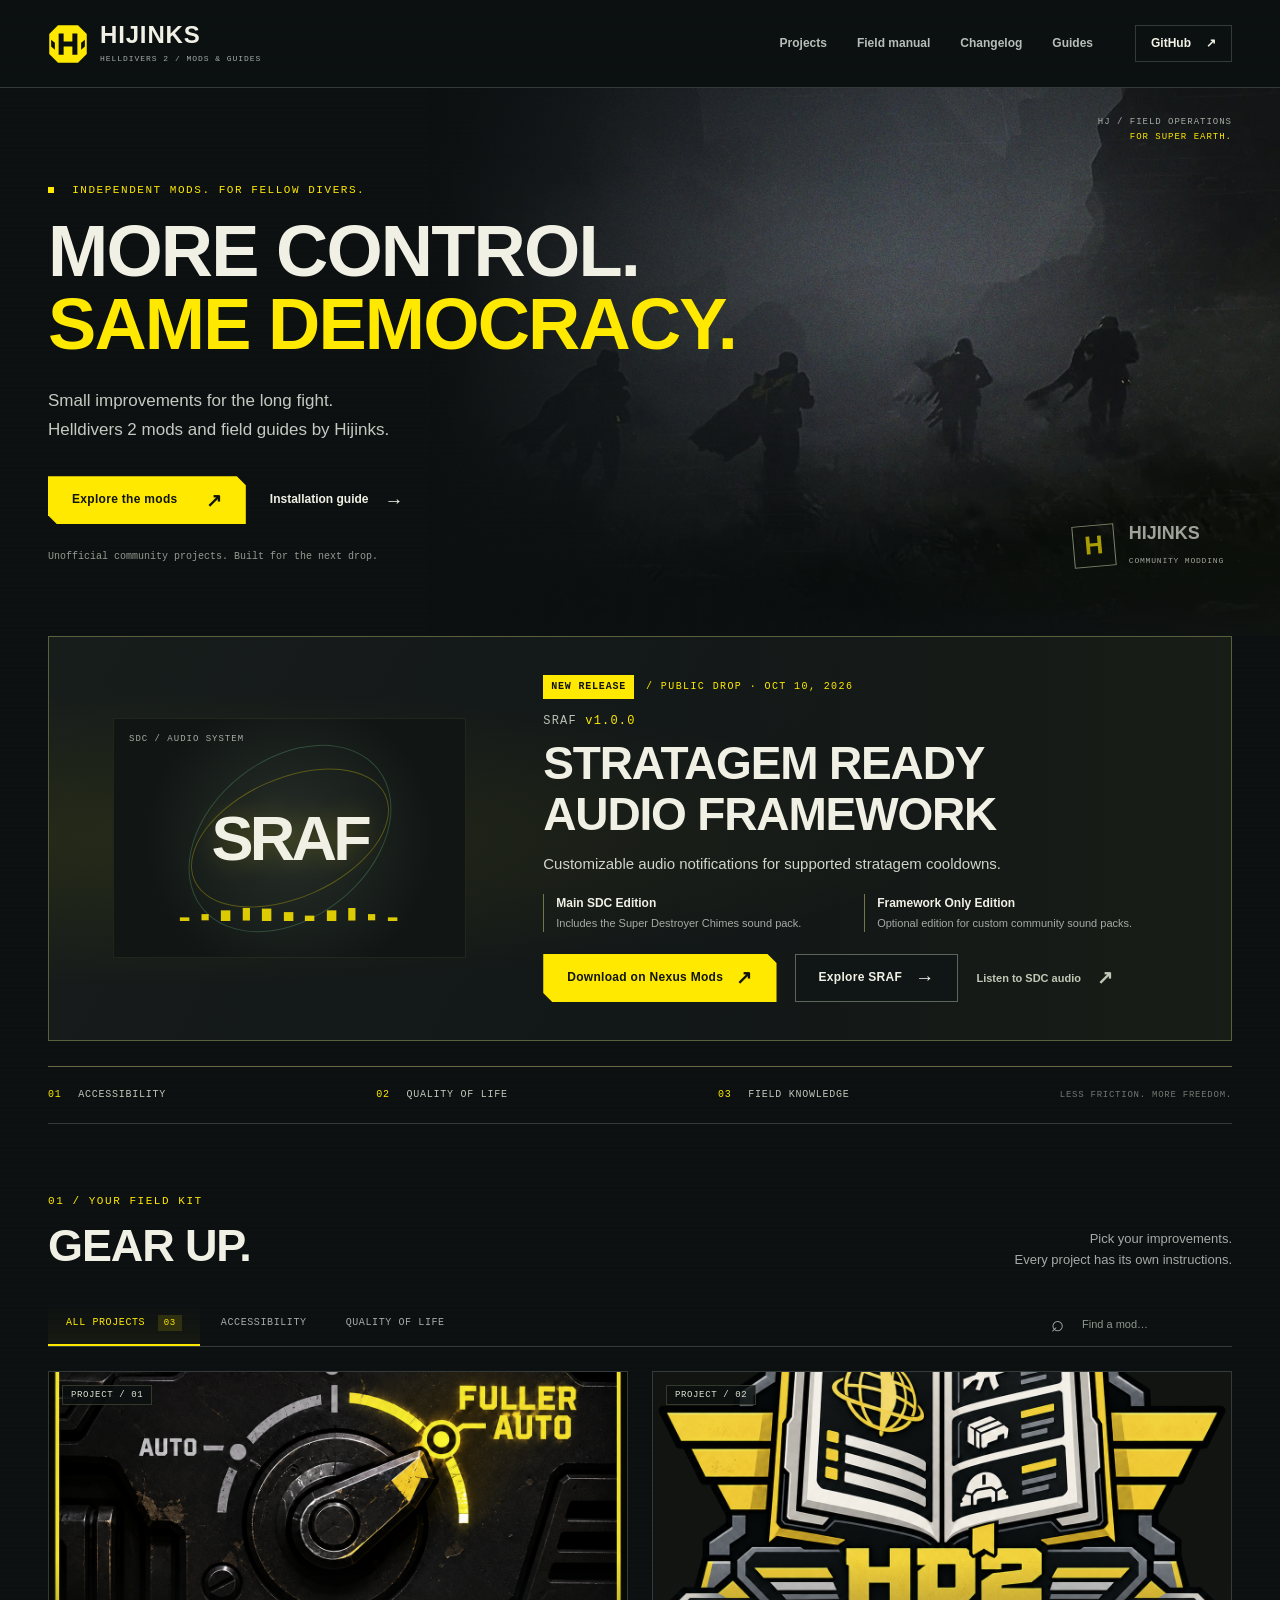
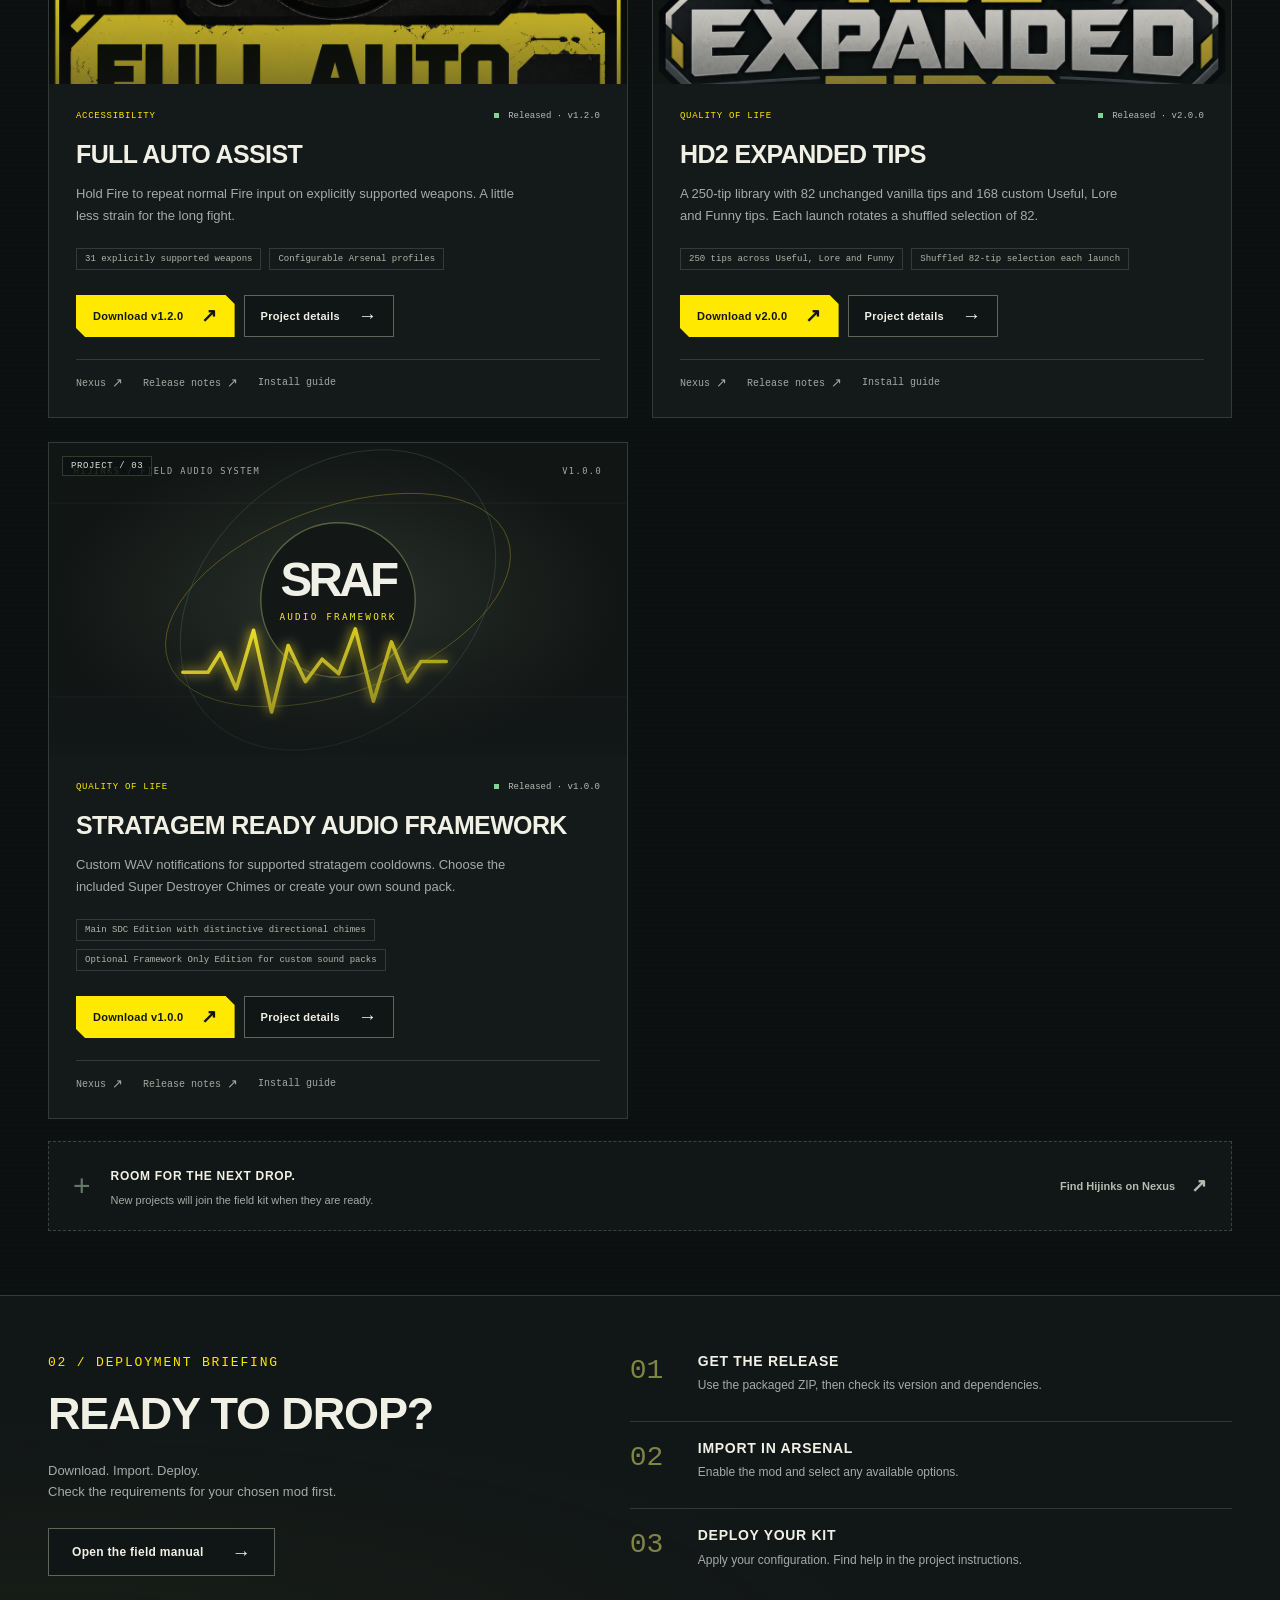
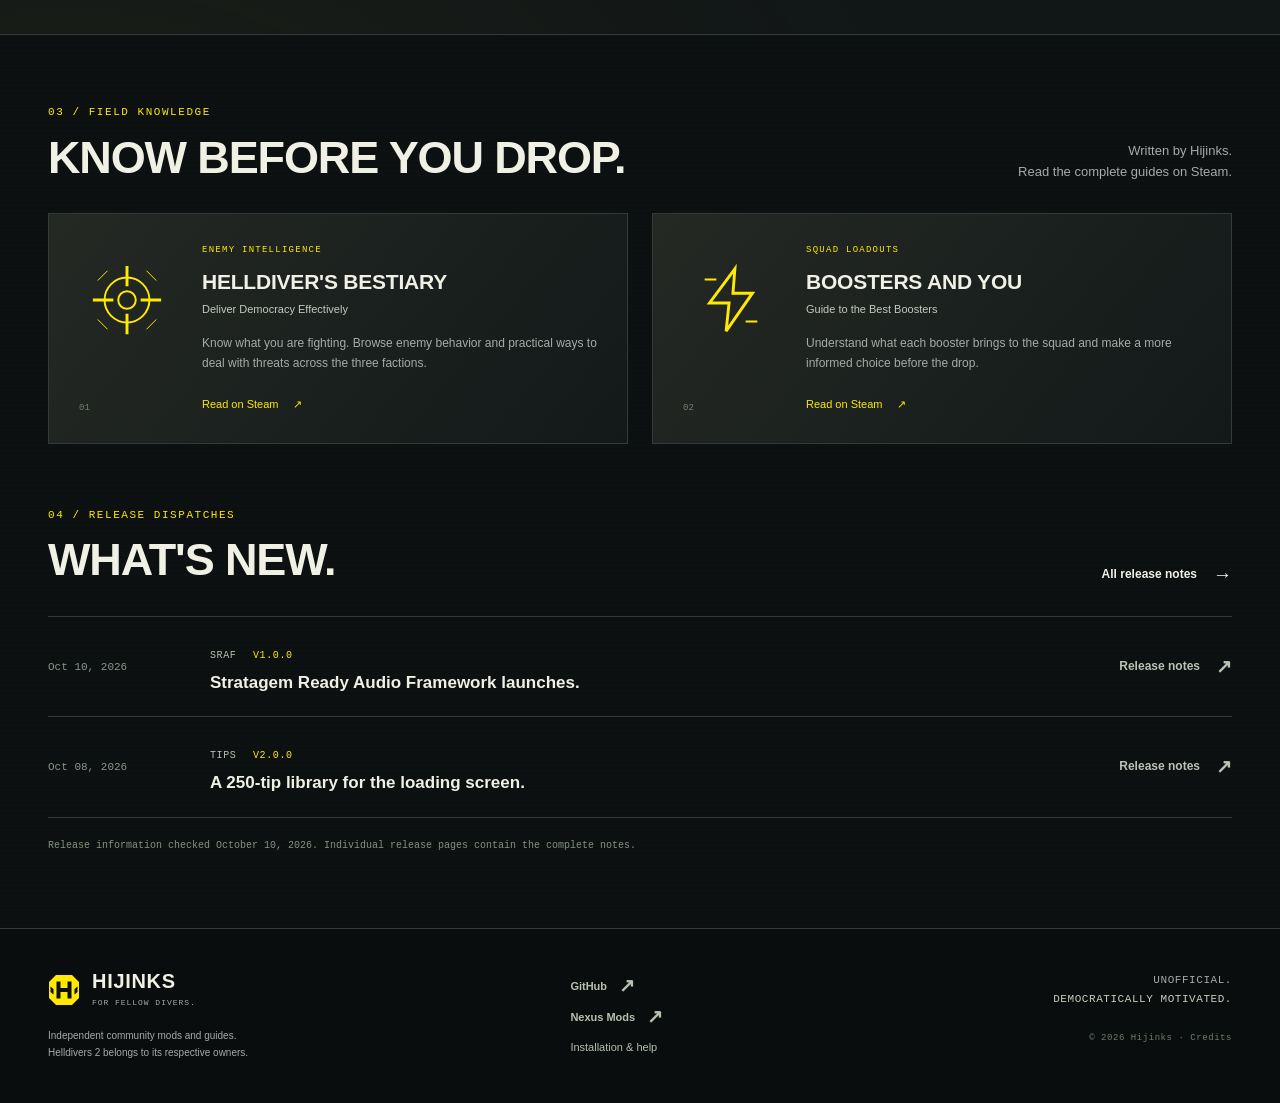
<file: index.html>
<!doctype html>
<html lang="en">
<head>
  <meta charset="utf-8"><meta name="viewport" content="width=device-width, initial-scale=1">
  <meta name="theme-color" content="#0c1011">
  <title>Hijinks | Helldivers 2 Mods & Guides</title>
  <meta name="description" content="The home of Hijinks' Helldivers 2 mods and guides. Download Full Auto Assist, Expanded Tips and Stratagem Ready Audio Framework, read install instructions, and prepare for your next drop.">
  <meta property="og:title" content="Hijinks | Helldivers 2 Mods & Guides"><meta property="og:description" content="More control. Same democracy. Community mods, practical guides, and everything you need for the next drop."><meta property="og:type" content="website">
  <link rel="icon" type="image/svg+xml" href="assets/images/mark.svg"><link rel="stylesheet" href="assets/css/site.css">
  <script src="assets/js/site-data.js" defer></script><script src="assets/js/site.js" defer></script>
</head>
<body data-page="home">
  <a class="skip-link" href="#main">Skip to content</a><header id="site-header"></header>
  <main id="main">
    <section class="hero container" aria-labelledby="hero-title">
      <div class="hero-art" aria-hidden="true"></div>
      <div class="hero-copy"><p class="eyebrow"><span class="tiny-square"></span> Independent mods. For fellow divers.</p>
        <h1 id="hero-title">MORE CONTROL.<br><span>SAME DEMOCRACY.</span></h1>
        <p class="hero-description">Small improvements for the long fight.<br>Helldivers 2 mods and field guides by Hijinks.</p>
        <div class="actions"><a class="button primary" href="#projects">Explore the mods <span aria-hidden="true">↗</span></a><a class="text-link" href="docs.html">Installation guide <span aria-hidden="true">→</span></a></div>
        <p class="hero-note">Unofficial community projects. Built for the next drop.</p>
      </div>
      <div class="hero-coordinate" aria-hidden="true">HJ / FIELD OPERATIONS<br><span>FOR SUPER EARTH.</span></div>
      <div class="hero-stamp" aria-hidden="true"><span class="stamp-mark">H</span><span>HIJINKS<br><small>COMMUNITY MODDING</small></span></div>
    </section>
    <section class="sraf-feature container" aria-labelledby="sraf-feature-title">
      <div class="sraf-feature-art" aria-hidden="true"><span class="sraf-orbit orbit-one"></span><span class="sraf-orbit orbit-two"></span><span class="sraf-wave">▂ ▄ ▆ █ ▇ ▅ ▃ ▆ █ ▄ ▂</span><span class="sraf-art-label">SDC / AUDIO SYSTEM</span></div>
      <div class="sraf-feature-copy"><p class="eyebrow"><span class="release-badge">NEW RELEASE</span> / PUBLIC DROP · OCT 10, 2026</p><p class="sraf-version">SRAF <span>v1.0.0</span></p>
        <h2 id="sraf-feature-title">STRATAGEM READY<br>AUDIO FRAMEWORK</h2>
        <p class="sraf-feature-lead">Customizable audio notifications for supported stratagem cooldowns.</p>
        <div class="sraf-editions"><p><strong>Main SDC Edition</strong><br>Includes the Super Destroyer Chimes sound pack.</p><p><strong>Framework Only Edition</strong><br>Optional edition for custom community sound packs.</p></div>
        <div class="actions"><a class="button primary" href="https://www.nexusmods.com/helldivers2/mods/17188?tab=files" target="_blank" rel="noopener noreferrer">Download on Nexus Mods <span aria-hidden="true">↗</span></a><a class="button outline" href="project.html?id=sraf">Explore SRAF <span aria-hidden="true">→</span></a><a class="text-link sraf-listen" href="SRAF-SDC-Audio-Showcase/">Listen to SDC audio <span aria-hidden="true">↗</span></a></div>
      </div>
    </section>
    <div class="manifest container"><span><b>01</b> ACCESSIBILITY</span><span><b>02</b> QUALITY OF LIFE</span><span><b>03</b> FIELD KNOWLEDGE</span><span class="manifest-end">LESS FRICTION. MORE FREEDOM.</span></div>
    <section id="projects" class="section container" aria-labelledby="projects-title">
      <div class="section-heading"><div><p class="eyebrow">01 / Your field kit</p><h2 id="projects-title">GEAR UP.</h2></div><p>Pick your improvements.<br>Every project has its own instructions.</p></div>
      <div class="catalog-toolbar"><div class="filters" role="group" aria-label="Filter projects"><button class="filter active" data-filter="all" aria-pressed="true">All projects <span>03</span></button><button class="filter" data-filter="Accessibility" aria-pressed="false">Accessibility</button><button class="filter" data-filter="Quality of life" aria-pressed="false">Quality of life</button></div><label class="search-box"><span aria-hidden="true">⌕</span><span class="sr-only">Search projects</span><input id="project-search" type="search" aria-label="Search projects" placeholder="Find a mod…" autocomplete="off"></label></div>
      <p id="filter-status" class="sr-only" aria-live="polite"></p><div id="project-grid" class="project-grid"></div><p id="no-results" class="empty-state" hidden>No matching projects. Try another search or category.</p>
      <div class="future-note"><span class="future-symbol" aria-hidden="true">+</span><div><strong>ROOM FOR THE NEXT DROP.</strong><p>New projects will join the field kit when they are ready.</p></div><a class="text-link" href="https://www.nexusmods.com/profile/Hijinksss">Find Hijinks on Nexus <span aria-hidden="true">↗</span></a></div>
    </section>
    <section class="manual-strip" aria-labelledby="install-title"><div class="container manual-layout"><div><p class="eyebrow">02 / Deployment briefing</p><h2 id="install-title">READY TO DROP?</h2><p>Download. Import. Deploy.<br>Check the requirements for your chosen mod first.</p><a class="button outline" href="docs.html">Open the field manual <span aria-hidden="true">→</span></a></div><ol class="quick-steps"><li><span>01</span><div><h3>GET THE RELEASE</h3><p>Use the packaged ZIP, then check its version and dependencies.</p></div></li><li><span>02</span><div><h3>IMPORT IN ARSENAL</h3><p>Enable the mod and select any available options.</p></div></li><li><span>03</span><div><h3>DEPLOY YOUR KIT</h3><p>Apply your configuration. Find help in the project instructions.</p></div></li></ol></div></section>
    <section id="guides" class="section container" aria-labelledby="guides-title"><div class="section-heading"><div><p class="eyebrow">03 / Field knowledge</p><h2 id="guides-title">KNOW BEFORE YOU DROP.</h2></div><p>Written by Hijinks.<br>Read the complete guides on Steam.</p></div><div id="guide-grid" class="guide-grid"></div></section>
    <section class="section container updates-section" aria-labelledby="updates-title"><div class="section-heading"><div><p class="eyebrow">04 / Release dispatches</p><h2 id="updates-title">WHAT'S NEW.</h2></div><a class="text-link" href="changelog.html">All release notes <span aria-hidden="true">→</span></a></div><div id="latest-updates" class="update-list"></div><p class="snapshot-note">Release information checked October 10, 2026. Individual release pages contain the complete notes.</p></section>
  </main><footer id="site-footer"></footer>
  <noscript><div class="noscript-note">Enable JavaScript for the project catalog. Direct links: <a href="https://github.com/Hijinkssss/helldivers2-modding/releases/tag/v1.2.0">Full Auto Assist</a> · <a href="https://github.com/Hijinkssss/hd2-expanded-tips/releases/tag/v2.0.0">Expanded Tips</a> · <a href="https://www.nexusmods.com/helldivers2/mods/17188">SRAF on Nexus Mods</a>.</div></noscript>
</body></html>
</file>
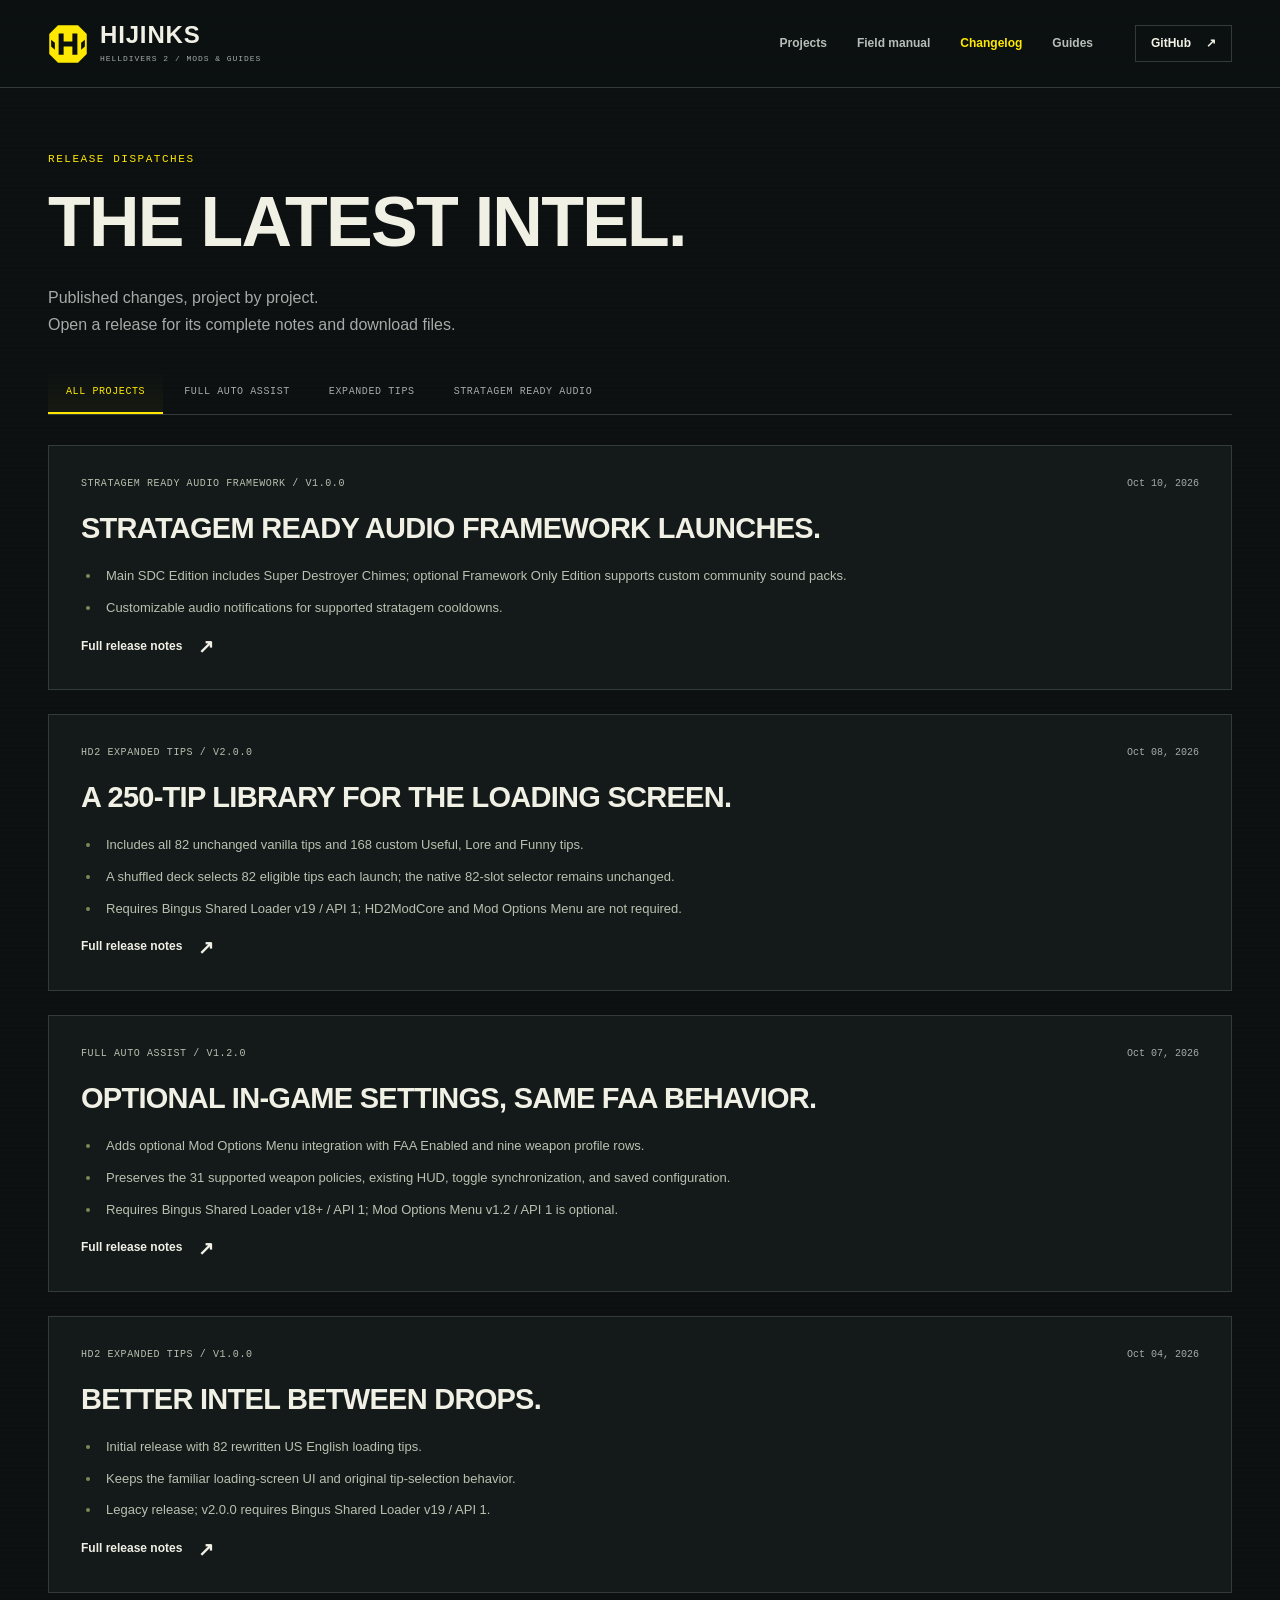
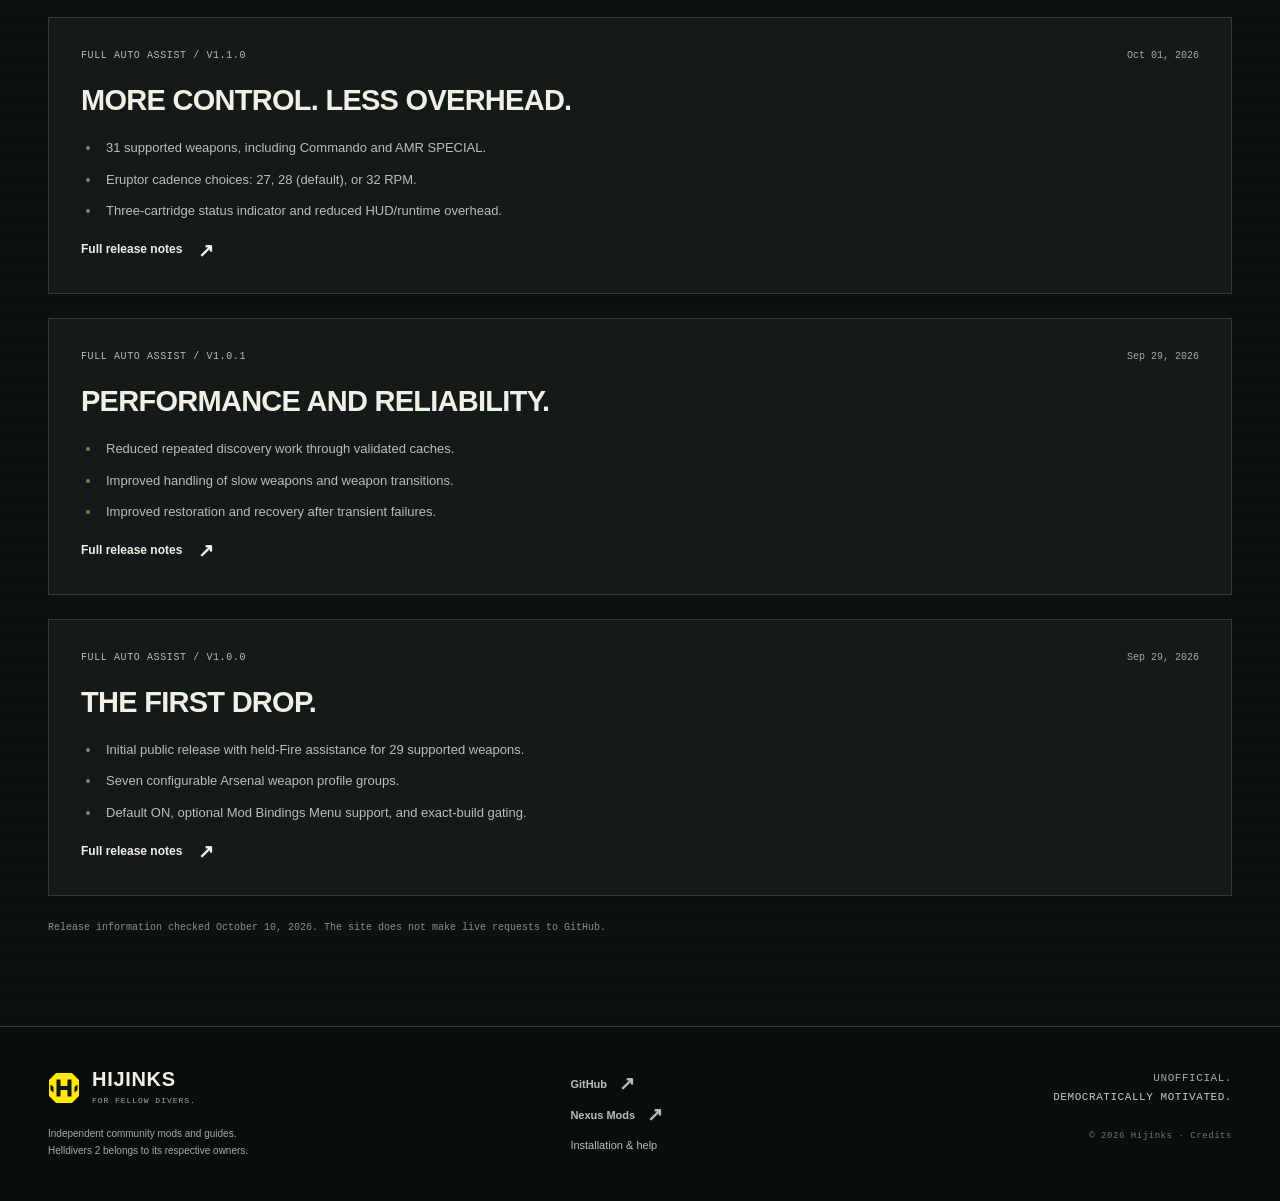
<file: changelog.html>
<!doctype html><html lang="en"><head><meta charset="utf-8"><meta name="viewport" content="width=device-width, initial-scale=1"><meta name="theme-color" content="#0c1011"><title>Release Dispatches | Hijinks</title><meta name="description" content="Published release notes for Hijinks' Helldivers 2 mods."><link rel="icon" type="image/svg+xml" href="assets/images/mark.svg"><link rel="stylesheet" href="assets/css/site.css"><script src="assets/js/site-data.js" defer></script><script src="assets/js/site.js" defer></script></head><body data-page="changelog"><a class="skip-link" href="#main">Skip to content</a><header id="site-header"></header><main id="main" class="container detail-main"><p class="eyebrow">Release dispatches</p><h1 class="page-title">THE LATEST INTEL.</h1><p class="page-lead">Published changes, project by project.<br>Open a release for its complete notes and download files.</p><div class="filters release-filters" role="group" aria-label="Filter release notes"><button class="filter active" data-release-filter="all" aria-pressed="true">All projects</button><button class="filter" data-release-filter="faa" aria-pressed="false">Full Auto Assist</button><button class="filter" data-release-filter="expanded-tips" aria-pressed="false">Expanded Tips</button><button class="filter" data-release-filter="sraf" aria-pressed="false">Stratagem Ready Audio</button></div><p id="release-status" class="sr-only" aria-live="polite"></p><div id="release-list"></div><p class="snapshot-note">Release information checked October 10, 2026. The site does not make live requests to GitHub.</p></main><footer id="site-footer"></footer><noscript><p class="noscript-note">View releases on <a href="https://github.com/Hijinkssss/helldivers2-modding/releases">GitHub</a>.</p></noscript></body></html>
</file>
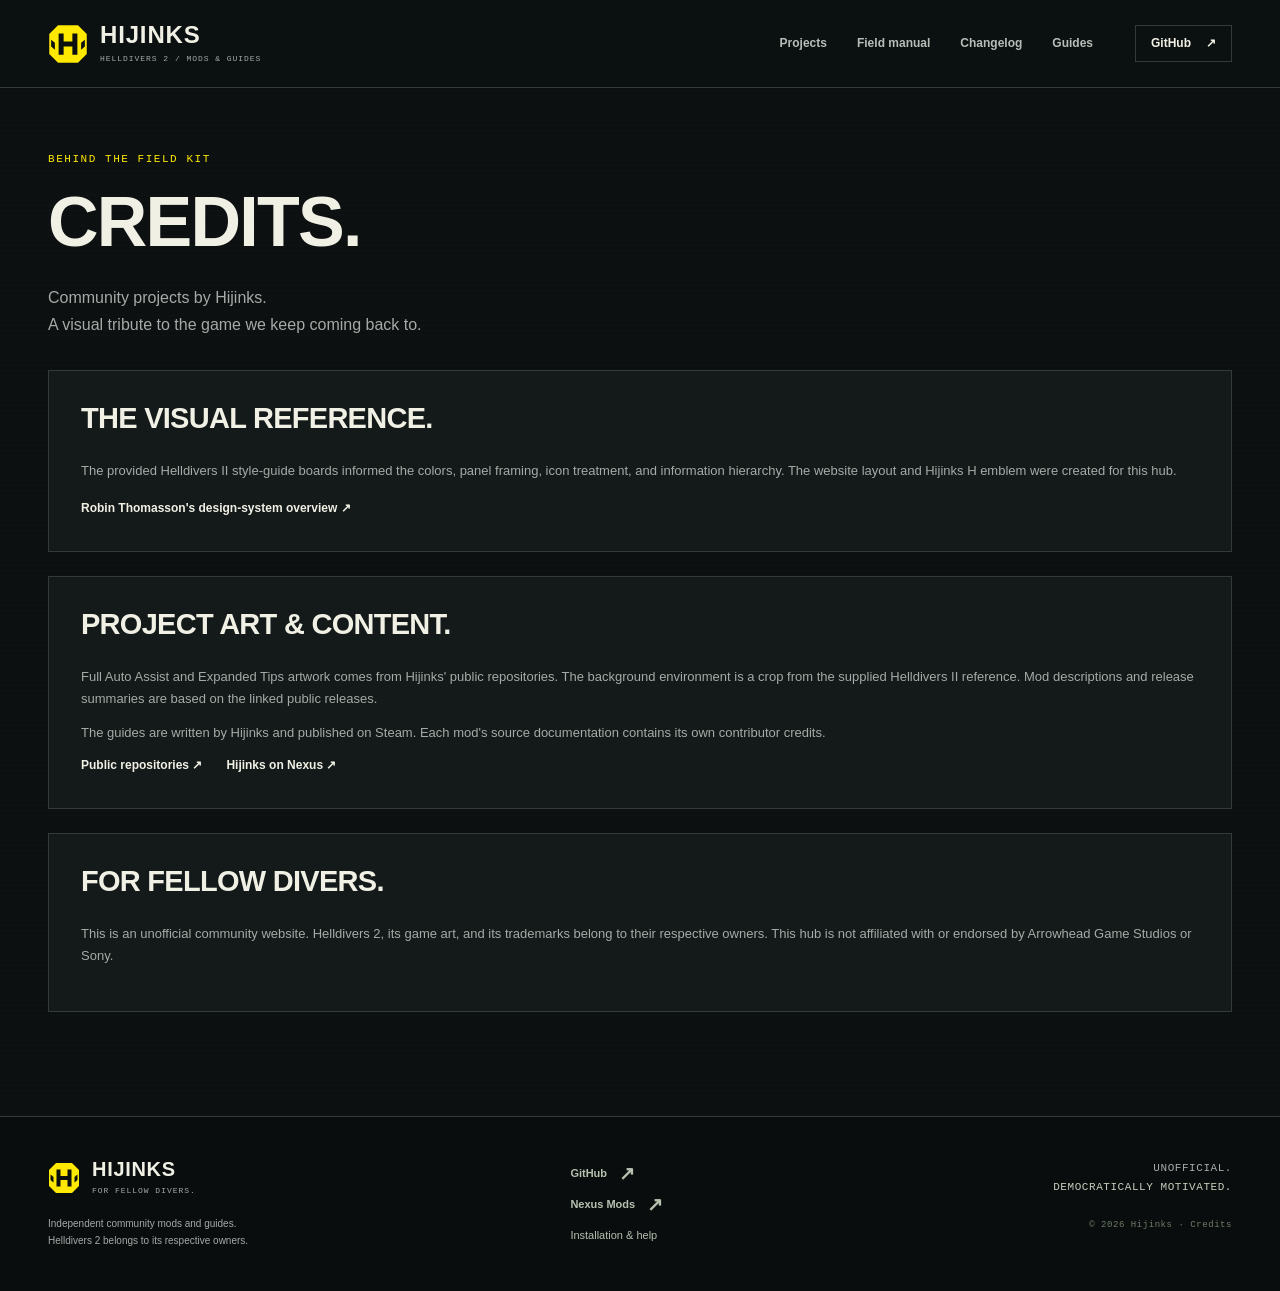
<file: credits.html>
<!doctype html><html lang="en"><head><meta charset="utf-8"><meta name="viewport" content="width=device-width, initial-scale=1"><meta name="theme-color" content="#0c1011"><title>Credits | Hijinks</title><meta name="description" content="Credits for the Hijinks mod hub and its Helldivers 2 design references."><link rel="icon" type="image/svg+xml" href="assets/images/mark.svg"><link rel="stylesheet" href="assets/css/site.css"><script src="assets/js/site-data.js" defer></script><script src="assets/js/site.js" defer></script></head><body data-page="credits"><a class="skip-link" href="#main">Skip to content</a><header id="site-header"></header><main id="main" class="container detail-main"><p class="eyebrow">Behind the field kit</p><h1 class="page-title">CREDITS.</h1><p class="page-lead">Community projects by Hijinks.<br>A visual tribute to the game we keep coming back to.</p><section class="content-panel"><h2>THE VISUAL REFERENCE.</h2><p>The provided Helldivers II style-guide boards informed the colors, panel framing, icon treatment, and information hierarchy. The website layout and Hijinks H emblem were created for this hub.</p><a class="text-link" href="https://www.behance.net/gallery/225589313/Helldivers-II-Design-System-and-Style-Guide-Overview">Robin Thomasson's design-system overview ↗</a></section><section class="content-panel"><h2>PROJECT ART & CONTENT.</h2><p>Full Auto Assist and Expanded Tips artwork comes from Hijinks' public repositories. The background environment is a crop from the supplied Helldivers II reference. Mod descriptions and release summaries are based on the linked public releases.</p><p>The guides are written by Hijinks and published on Steam. Each mod's source documentation contains its own contributor credits.</p><div class="actions"><a class="text-link" href="https://github.com/Hijinkssss">Public repositories ↗</a><a class="text-link" href="https://www.nexusmods.com/profile/Hijinksss">Hijinks on Nexus ↗</a></div></section><section class="content-panel"><h2>FOR FELLOW DIVERS.</h2><p>This is an unofficial community website. Helldivers 2, its game art, and its trademarks belong to their respective owners. This hub is not affiliated with or endorsed by Arrowhead Game Studios or Sony.</p></section></main><footer id="site-footer"></footer></body></html>
</file>
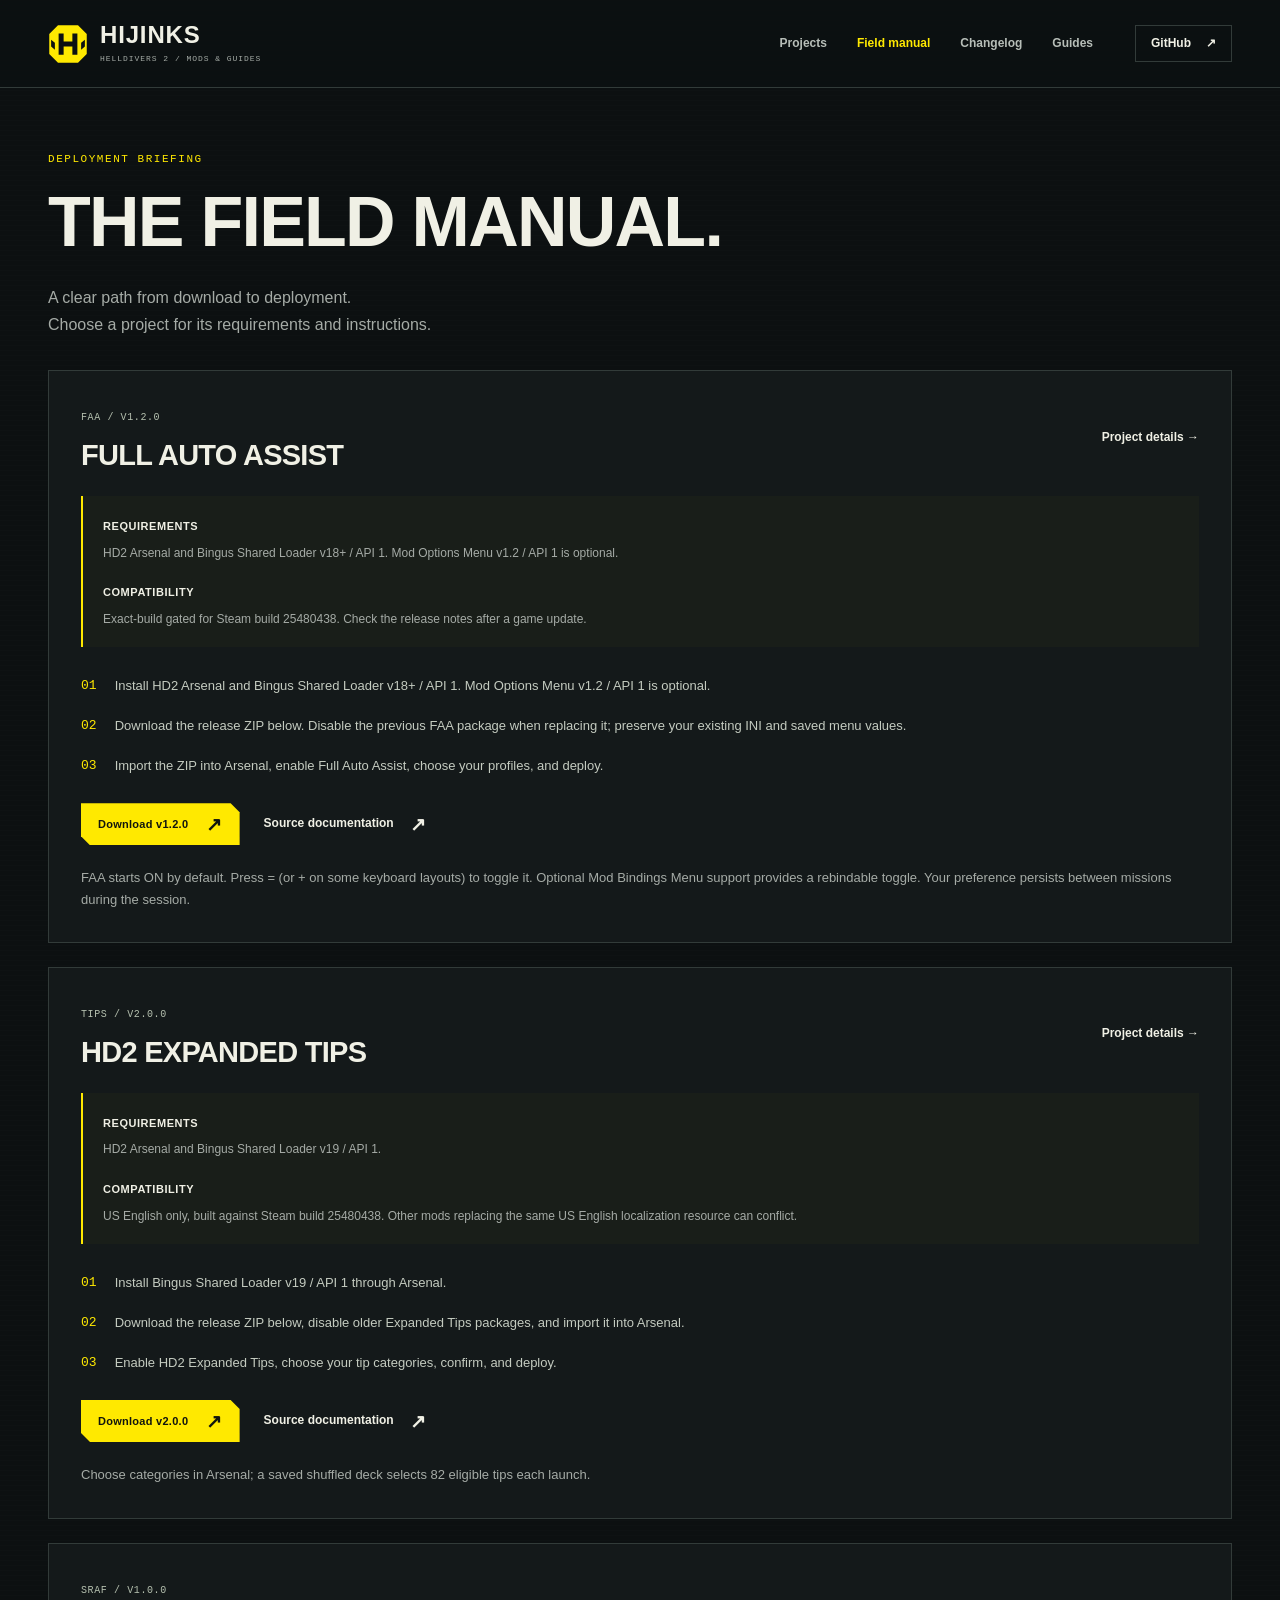
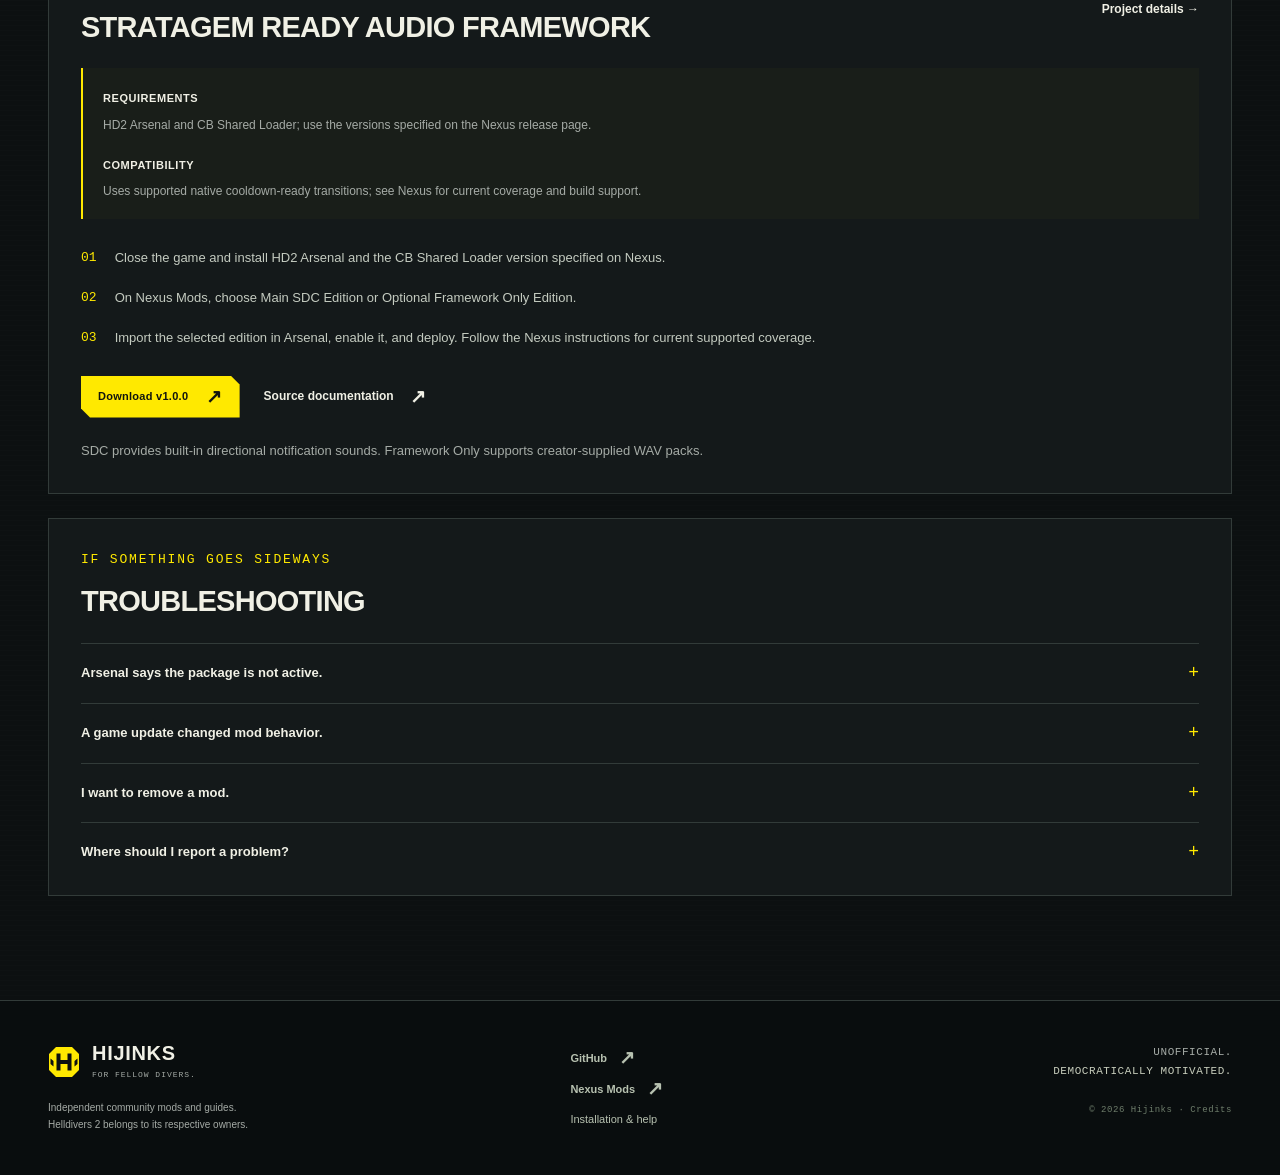
<file: docs.html>
<!doctype html><html lang="en"><head><meta charset="utf-8"><meta name="viewport" content="width=device-width, initial-scale=1"><meta name="theme-color" content="#0c1011"><title>Field Manual | Hijinks</title><meta name="description" content="Install instructions, requirements, and troubleshooting for Full Auto Assist, HD2 Expanded Tips, and Stratagem Ready Audio Framework."><link rel="icon" type="image/svg+xml" href="assets/images/mark.svg"><link rel="stylesheet" href="assets/css/site.css"><script src="assets/js/site-data.js" defer></script><script src="assets/js/site.js" defer></script></head><body data-page="docs"><a class="skip-link" href="#main">Skip to content</a><header id="site-header"></header><main id="main" class="container detail-main"><p class="eyebrow">Deployment briefing</p><h1 class="page-title">THE FIELD MANUAL.</h1><p class="page-lead">A clear path from download to deployment.<br>Choose a project for its requirements and instructions.</p><div id="manual-projects"></div><section class="content-panel troubleshooting"><p class="eyebrow">If something goes sideways</p><h2>TROUBLESHOOTING</h2><details><summary>Arsenal says the package is not active.</summary><p>Confirm that you imported the packaged release ZIP, enabled the project, and deployed your configuration. When updating FAA, disable the previous package so only one version is active.</p></details><details><summary>A game update changed mod behavior.</summary><p>Check the project's release notes for compatibility. FAA uses an exact-build check, and Expanded Tips may need a localization update. Use a supported release.</p></details><details><summary>I want to remove a mod.</summary><p>Disable or remove it in Arsenal and redeploy. For runtime mods such as FAA, restart the game after changing the deployed configuration.</p></details><details><summary>Where should I report a problem?</summary><p>Use the project's Nexus posts or linked repository. Include the mod version, game build, steps to reproduce, and other installed mods. For FAA, include the weapon and selected profile.</p></details></section></main><footer id="site-footer"></footer><noscript><p class="noscript-note">Enable JavaScript for project-specific instructions. Read the source documentation on <a href="https://github.com/Hijinkssss">GitHub</a>.</p></noscript></body></html>
</file>
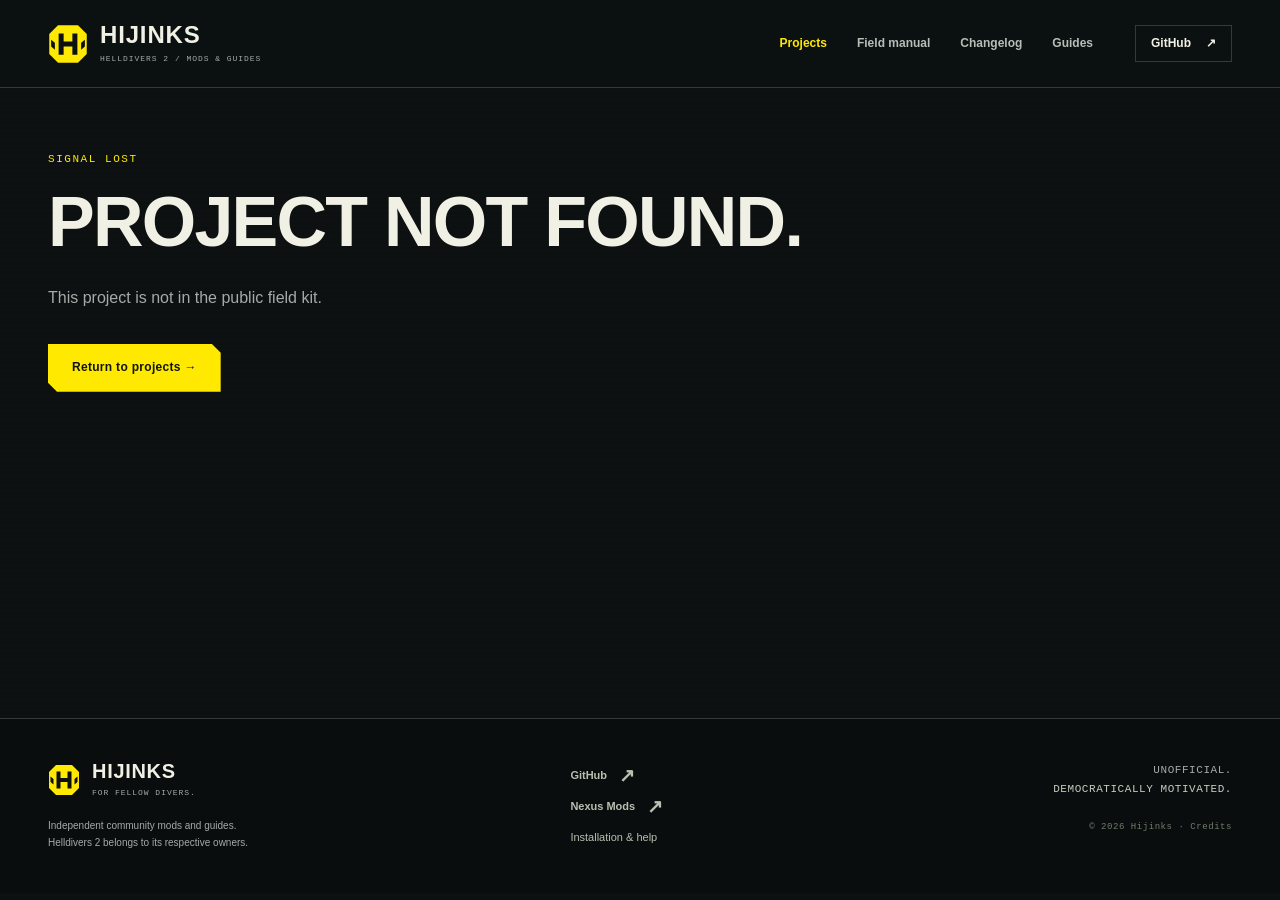
<file: project.html>
<!doctype html><html lang="en"><head><meta charset="utf-8"><meta name="viewport" content="width=device-width, initial-scale=1"><meta name="theme-color" content="#0c1011"><title>Project | Hijinks</title><meta name="description" content="Release downloads, installation, documentation, and media for Hijinks' Helldivers 2 projects."><link rel="icon" type="image/svg+xml" href="assets/images/mark.svg"><link rel="stylesheet" href="assets/css/site.css"><script src="assets/js/site-data.js" defer></script><script src="assets/js/site.js" defer></script></head><body data-page="project"><a class="skip-link" href="#main">Skip to content</a><header id="site-header"></header><main id="main" class="container detail-main"></main><footer id="site-footer"></footer><noscript><p class="noscript-note">Enable JavaScript to view project details, or visit <a href="https://www.nexusmods.com/profile/Hijinksss">Hijinks on Nexus</a>.</p></noscript><dialog id="media-dialog" aria-label="Project media"><form method="dialog"><button class="dialog-close" aria-label="Close media">×</button></form><img id="dialog-image" alt=""><p id="dialog-caption"></p></dialog></body></html>
</file>
<file: assets/css/site.css>
/* Hijinks visual system. Reference-derived principles, original website layout. */
:root{color-scheme:dark;--bg:#0c1011;--surface:#14191a;--surface-2:#1b2122;--ink:#f0f0e5;--muted:#a5aba6;--yellow:#ffe900;--green:#7bd594;--line:#323b39;--max:1240px;--body:Arial,Helvetica,sans-serif;--display:'Arial Narrow','Impact','Haettenschweiler',sans-serif;--mono:'Consolas','Courier New',monospace;--space:8px}
*{box-sizing:border-box}html{scroll-behavior:smooth;scroll-padding-top:100px}body{margin:0;background:var(--bg);color:var(--ink);font:15px/1.65 var(--body);background-image:linear-gradient(#ffffff02 1px,transparent 1px);background-size:100% 5px}a{color:inherit;text-decoration:none}button,input{font:inherit}button,a,input,summary{-webkit-tap-highlight-color:transparent}button{cursor:pointer}button{color:inherit}img{display:block;max-width:100%}h1,h2,h3,p{margin-top:0}h1,h2,h3{line-height:1.1}h1,h2{font-family:var(--display);letter-spacing:-.025em;font-weight:900}h2{font-size:clamp(32px,4vw,45px);margin-bottom:0}h3{font-size:19px;letter-spacing:.01em}p{color:var(--muted)}[hidden]{display:none!important}::selection{background:var(--yellow);color:var(--bg)}:focus-visible{outline:2px solid var(--yellow);outline-offset:5px}.container{width:min(var(--max),calc(100% - 96px));margin-inline:auto}.sr-only{position:absolute;width:1px;height:1px;padding:0;margin:-1px;overflow:hidden;clip:rect(0,0,0,0);white-space:nowrap;border:0}.skip-link{position:fixed;top:-100px;left:24px;z-index:100;background:var(--yellow);color:var(--bg);padding:12px 20px}.skip-link:focus{top:12px}.eyebrow{font:11px/1.4 var(--mono);text-transform:uppercase;letter-spacing:.14em;color:var(--yellow);margin-bottom:17px}.tiny-square{display:inline-block;width:6px;height:6px;background:var(--yellow);margin-right:10px;vertical-align:middle}.actions{display:flex;gap:24px;align-items:center;flex-wrap:wrap}.button{display:inline-flex;align-items:center;justify-content:space-between;gap:28px;min-height:48px;padding:12px 23px;font-size:12px;font-weight:700;letter-spacing:.025em;transition:background .18s,color .18s,border-color .18s;white-space:nowrap;border:1px solid transparent}.button span,.text-link span{font-size:19px;line-height:1}.button.primary{background:var(--yellow);color:#11150e;clip-path:polygon(0 0,calc(100% - 9px) 0,100% 9px,100% 100%,9px 100%,0 calc(100% - 9px))}.button.primary:hover{background:#fff670}.button.outline{border-color:#5c665b;background:#101515}.button.outline:hover{border-color:var(--yellow);color:var(--yellow);background:#ffe9000a}.button.small{min-height:42px;font-size:11px;padding:10px 16px;gap:18px}.text-link{display:inline-flex;gap:16px;align-items:center;font-size:12px;font-weight:700}.text-link:hover{color:var(--yellow)}
#site-header{height:88px;border-bottom:1px solid var(--line);background:#0c1011f5;position:relative;z-index:20}.header-layout{display:flex;height:100%;justify-content:space-between;align-items:center;gap:24px}.brand{display:flex;align-items:center;gap:12px}.brand>span{font-size:24px;font-weight:900;letter-spacing:.035em;line-height:1}.brand small{display:block;font:8px/1.5 var(--mono);letter-spacing:.12em;color:var(--muted);margin-top:6px}.brand img{width:40px;flex-shrink:0}#site-nav{display:flex;align-items:center;gap:30px;font-size:12px;font-weight:600}#site-nav a{color:#b7beb8;padding:8px 0}#site-nav a:hover,#site-nav a[aria-current]{color:var(--yellow)}#site-nav .nav-github{margin-left:12px;border:1px solid var(--line);padding:8px 15px;display:flex;gap:15px;color:var(--ink)}.menu-toggle{display:none;border:1px solid var(--line);background:var(--surface);padding:9px 13px}
.hero{position:relative;min-height:548px;padding-top:95px;padding-bottom:70px}.hero-art{position:absolute;inset:0 -48px 0 32%;background-image:linear-gradient(90deg,var(--bg) 0%,#0c1011b0 20%,#0c101120 55%),linear-gradient(0deg,var(--bg),transparent 25%,transparent 80%,#0c101135),url('../images/deployment-scene.webp');background-size:cover;background-position:center,center,center 65%;opacity:.88;pointer-events:none}.hero-art:after{content:'';position:absolute;inset:0;background:linear-gradient(90deg,transparent 50%,#ffe90005 100%)}.hero-copy{position:relative;z-index:1;max-width:900px}.hero h1{font-size:clamp(50px,5.65vw,79px);line-height:1.01;margin-bottom:26px;letter-spacing:-.025em}.hero h1 span{color:var(--yellow);white-space:nowrap}.hero-description{font-size:17px;line-height:1.7;color:#c4cac1;margin-bottom:31px}.hero-note{font:10px/1.6 var(--mono);color:#939c91;margin:25px 0 0}.hero-coordinate{position:absolute;top:27px;right:0;text-align:right;font:9px/1.7 var(--mono);letter-spacing:.11em;color:#a5ada6}.hero-coordinate span{color:var(--yellow)}.hero-stamp{position:absolute;right:8px;bottom:67px;display:flex;align-items:center;gap:14px;opacity:.65;font-weight:900;font-size:18px;line-height:1.3}.hero-stamp small{font:8px var(--mono);letter-spacing:.1em}.stamp-mark{display:grid;place-items:center;width:42px;height:42px;border:1px solid #b5bd9c;transform:rotate(-5deg);font-size:26px;color:var(--yellow)}.manifest{border-top:1px solid #666943;border-bottom:1px solid var(--line);display:flex;align-items:center;justify-content:space-between;gap:20px;min-height:58px;color:#bfc5b7;font:10px var(--mono);letter-spacing:.075em;position:relative}.manifest b{color:var(--yellow);margin-right:10px;font-weight:400}.manifest-end{color:#707970;font-size:9px}
.section{padding-top:70px;padding-bottom:64px;scroll-margin-top:20px}.section-heading{display:flex;justify-content:space-between;align-items:flex-end;gap:30px;margin-bottom:31px}.section-heading .eyebrow{margin-bottom:12px}.section-heading>p{font-size:13px;margin:0;text-align:right;line-height:1.6}.catalog-toolbar{display:flex;justify-content:space-between;align-items:center;margin-bottom:24px;border-bottom:1px solid var(--line);gap:20px}.filters{display:flex;align-items:center;gap:3px;flex-wrap:wrap}.filter{background:transparent;border:0;color:var(--muted);border-bottom:2px solid transparent;padding:12px 18px;font:10px var(--mono);text-transform:uppercase;letter-spacing:.06em;min-height:44px}.filter.active{border-bottom-color:var(--yellow);background:linear-gradient(0deg,#ffe9000b,transparent);color:var(--yellow)}.filter:hover{color:var(--ink)}.filter span{padding:3px 6px;background:#ffe90020;margin-left:6px;font-size:9px}.search-box{display:flex;align-items:center;gap:8px;color:var(--muted);min-width:180px}.search-box>span{font-size:22px}.search-box input{background:transparent;border:0;color:var(--ink);font-size:11px;padding:10px;width:160px}.search-box input::placeholder{color:#8e998d}.project-grid{display:grid;grid-template-columns:repeat(2,minmax(0,1fr));gap:24px}.project-card{border:1px solid var(--line);background:var(--surface);transition:border-color .2s;position:relative;min-width:0}.project-card:hover{border-color:#798052}.card-media{display:block;position:relative;overflow:hidden;aspect-ratio:1.85;background:#111411}.card-media img{width:100%;height:100%;object-fit:cover;object-position:center 38%;filter:saturate(.8);transition:transform .4s,filter .4s}.project-card:hover .card-media img{transform:scale(1.025);filter:saturate(1)}.card-media:after{content:'';position:absolute;inset:0;background:linear-gradient(0deg,#14191a80,transparent 40%)}.media-index{position:absolute;top:13px;left:13px;z-index:1;background:#0c1011d0;border:1px solid #c8d59635;padding:4px 8px;font:9px var(--mono);letter-spacing:.07em;color:#dee2d2}.card-content{padding:27px}.card-meta{display:flex;align-items:center;justify-content:space-between;gap:10px;font:9px var(--mono);margin-bottom:20px}.category{color:var(--yellow);text-transform:uppercase;letter-spacing:.08em}.status{color:#b4beb4;white-space:nowrap}.status>span{display:inline-block;width:5px;height:5px;margin-right:4px;background:var(--green)}.card-content h3{font-size:25px;font-weight:900;letter-spacing:-.025em;line-height:1.1;margin-bottom:14px}.card-content h3 a:hover{color:var(--yellow)}.card-content>p{font-size:13px;min-height:44px;line-height:1.7;margin-bottom:21px;max-width:460px}.card-features{display:flex;gap:8px;margin-bottom:25px;flex-wrap:wrap}.card-features span{padding:5px 8px;border:1px solid var(--line);font:9px var(--mono);color:#afb9a9}.card-actions{display:flex;gap:9px;flex-wrap:wrap}.card-resource-links{display:flex;gap:20px;margin-top:22px;padding-top:17px;border-top:1px solid var(--line);font:10px var(--mono);color:#a0aba0}.card-resource-links a:hover{color:var(--yellow)}.card-resource-links .text-link{font:10px var(--mono);gap:6px}.card-resource-links .text-link span{font-size:13px}.empty-state{padding:50px;text-align:center;border:1px dashed var(--line)}.future-note{display:flex;gap:20px;align-items:center;margin-top:22px;padding:21px 24px;border:1px dashed #39443b;background:#111716}.future-symbol{font-size:30px;color:#687866;line-height:1}.future-note strong{font-size:12px;letter-spacing:.06em}.future-note p{font-size:11px;margin:3px 0 0}.future-note .text-link{margin-left:auto;color:#b2bdae;font-size:11px;white-space:nowrap}
.manual-strip{border-top:1px solid var(--line);border-bottom:1px solid var(--line);background:radial-gradient(ellipse at 5% 110%,#41431728,transparent 50%),#111617}.manual-layout{display:grid;grid-template-columns:1fr 1.2fr;gap:80px;padding-top:58px;padding-bottom:58px}.manual-layout h2{margin-bottom:21px}.manual-layout p{font-size:13px}.manual-layout .button{margin-top:13px}.quick-steps{list-style:none;margin:0;padding:0;display:grid;gap:19px}.quick-steps li{display:flex;gap:20px;align-items:flex-start;border-bottom:1px solid #313a32;padding-bottom:19px}.quick-steps li:last-child{border-bottom:0;padding-bottom:0}.quick-steps li>span{font:28px/1 var(--mono);color:#7f8545;min-width:48px;padding-top:3px}.quick-steps h3{font-size:14px;letter-spacing:.05em;margin-bottom:7px}.quick-steps p{font-size:12px;margin:0}.guide-grid{display:grid;grid-template-columns:repeat(2,minmax(0,1fr));gap:24px}.guide-card{display:grid;grid-template-columns:95px 1fr;gap:28px;padding:30px;border:1px solid var(--line);background:linear-gradient(130deg,#242924,#131919);transition:border-color .2s}.guide-card:hover{border-color:var(--yellow)}.guide-symbol{color:var(--yellow);position:relative;display:flex;align-items:flex-start;justify-content:center;padding-top:17px}.guide-symbol svg{width:78px;height:78px}.guide-number{position:absolute;bottom:0;left:0;font:9px var(--mono);color:#73816b}.guide-card .eyebrow{font-size:9px;margin-bottom:13px}.guide-card h3{font-size:21px;letter-spacing:-.01em;margin-bottom:7px}.guide-card .guide-subtitle{font-size:11px;color:#c4cabe;margin-bottom:16px}.guide-card p{font-size:12px}.guide-cta{display:flex;align-items:center;gap:15px;color:var(--yellow);font-size:11px;margin-top:21px}.updates-section{padding-top:0}.update-list{border-top:1px solid var(--line)}.update-row{display:flex;gap:32px;align-items:center;padding:24px 0;border-bottom:1px solid var(--line)}.update-row time{color:#899689;font:11px var(--mono);min-width:130px}.update-row h3{font-size:17px;letter-spacing:0;margin:8px 0 0}.update-row>.text-link{margin-left:auto;color:#b9c2b4;white-space:nowrap}.release-label{font:10px var(--mono);letter-spacing:.06em;text-transform:uppercase;color:#b5c0af}.release-label b{font-weight:400;color:var(--yellow);margin-left:10px}.snapshot-note{font:10px/1.65 var(--mono);color:#85927e;margin-top:20px}
#site-footer{border-top:1px solid var(--line);background:#090d0e;padding:42px 0}.footer-layout{display:grid;grid-template-columns:1.4fr .8fr 1fr;gap:35px}.footer-brand img{width:32px}.footer-brand>span{font-size:20px}.footer-layout p{font-size:10px;margin:19px 0 0}.footer-links{display:flex;flex-direction:column;gap:12px;padding-top:5px;font-size:11px;color:#b7c1b0;align-items:flex-start}.footer-links .text-link{font-size:11px;gap:12px}.footer-links a:hover{color:var(--yellow)}.footer-signoff{text-align:right;font:11px/1.7 var(--mono)!important;letter-spacing:.05em;margin:0!important}.footer-signoff span{color:#c7cdbc}.footer-signoff small{display:block;margin-top:22px;color:#6e7d6b;font-size:9px}.footer-signoff small a:hover{color:var(--yellow)}
.detail-main{padding-top:64px;padding-bottom:80px;min-height:70vh}.page-title{font-size:clamp(42px,5.5vw,70px);max-width:900px;margin-bottom:24px}.page-lead{font-size:16px;max-width:650px;margin-bottom:32px}.content-panel{border:1px solid var(--line);background:var(--surface);padding:32px;margin-bottom:24px;scroll-margin-top:24px}.content-panel h2{font-size:29px;margin-bottom:25px}.content-panel h3{font-size:14px;margin-top:24px}.content-panel p{font-size:13px}.panel-top{display:flex;justify-content:space-between;align-items:center;gap:20px;margin-bottom:24px}.panel-top h2{margin:12px 0 0}.panel-top time{font:10px var(--mono);color:var(--muted)}.notice{border-left:2px solid var(--yellow);background:#ffe90005;padding:17px 20px;margin-bottom:28px}.notice strong{font-size:11px;text-transform:uppercase;letter-spacing:.05em}.notice p{font-size:12px;margin:6px 0 16px}.notice p:last-child{margin-bottom:0}.install-steps{list-style:none;counter-reset:steps;padding:0;margin:26px 0;display:grid;gap:18px}.install-steps li{counter-increment:steps;display:flex;gap:18px;font-size:13px;color:#c4cbc0}.install-steps li:before{content:'0' counter(steps);font:13px/1.7 var(--mono);color:var(--yellow);flex-shrink:0}.muted{color:var(--muted);margin:22px 0 0}.release-filters{margin-bottom:30px;border-bottom:1px solid var(--line)}.release-panel h2{margin-bottom:20px}.plain-list{padding-left:20px;color:#b7c2b0;font-size:13px;line-height:1.75}.plain-list li{padding-left:5px;margin-bottom:9px}.plain-list li::marker{color:#7c8859}details{border-top:1px solid var(--line);padding:19px 0}details:last-child{padding-bottom:0}summary{cursor:pointer;font-size:13px;line-height:1.6;font-weight:600;list-style:none;display:flex;justify-content:space-between;gap:20px}summary::-webkit-details-marker{display:none}summary:after{content:'+';color:var(--yellow);font:18px var(--mono)}details[open] summary:after{content:'−'}details p{margin:15px 30px 0 0;color:var(--muted)}.breadcrumb{display:inline-block;font:11px var(--mono);color:#a7b19a;margin-bottom:37px}.breadcrumb:hover{color:var(--yellow)}.project-hero{display:grid;grid-template-columns:1.35fr 1fr;gap:60px;align-items:center}.project-hero .page-title{font-size:clamp(40px,5vw,66px)}.project-tagline{font-size:20px;font-weight:700;color:var(--yellow);margin-bottom:20px}.project-hero .page-lead{font-size:14px;max-width:510px}.project-external{display:flex;gap:25px;margin-top:21px}.project-hero-media{padding:0;position:relative;border:1px solid var(--line);background:var(--surface);width:100%;display:block}.project-hero-media img{width:100%;height:auto}.project-hero-media>span{display:flex;align-items:center;justify-content:space-between;padding:10px 15px;background:var(--surface);font:9px var(--mono);color:var(--muted)}.project-hero-media:hover{border-color:var(--yellow)}.project-section-nav{display:flex;gap:32px;border-bottom:1px solid var(--line);border-top:1px solid var(--line);padding:18px 0;margin:44px 0 32px;font:11px var(--mono);flex-wrap:wrap}.project-section-nav a:hover{color:var(--yellow)}.detail-columns{display:grid;grid-template-columns:minmax(0,1fr) 300px;gap:28px}.feature-list{list-style:none;padding:0;margin:0 0 30px;display:grid;gap:13px;font-size:14px}.feature-list li{display:flex;gap:14px}.feature-list span{color:var(--yellow)}.project-aside .content-panel{padding:25px}.project-aside .content-panel h3{margin-top:0}.project-aside .eyebrow{font-size:9px}.project-aside dl{margin:25px 0}.project-aside dt{font:9px var(--mono);color:#85957f;text-transform:uppercase;letter-spacing:.08em;margin:19px 0 5px}.project-aside dd{font-size:12px;color:#c1caba;margin:0}.project-aside .button{width:100%}.aside-note{padding:10px 24px}.aside-note>span{font-size:28px;color:var(--yellow)}.aside-note>p{font-size:13px}.aside-note .snapshot-note{font-size:10px;margin:18px 0}.download-file{display:flex;gap:15px;justify-content:space-between;align-items:center;background:#0b1010;border:1px solid var(--line);padding:14px}.download-file code{font:11px/1.6 var(--mono);color:var(--yellow);overflow-wrap:anywhere}.copy-button{background:var(--surface-2);border:1px solid #425041;padding:7px 10px;font-size:10px;white-space:nowrap}.copy-button:hover{border-color:var(--yellow)}.copy-status{font:11px var(--mono)!important;min-height:17px;margin-top:12px;color:var(--green)}.media-grid{display:grid;grid-template-columns:repeat(2,minmax(0,1fr));gap:20px}.media-grid figure{margin:0}.gallery-button{position:relative;width:100%;padding:0;border:1px solid var(--line);background:transparent;overflow:hidden;aspect-ratio:1}.gallery-button img{width:100%;height:100%;object-fit:cover}.gallery-button>span{position:absolute;bottom:0;left:0;right:0;display:flex;justify-content:space-between;background:#0c1011e0;padding:9px 13px;font:9px var(--mono)}.gallery-button:hover{border-color:var(--yellow)}figcaption{font-size:10px;color:var(--muted);margin-top:11px}.inline-release{border-top:1px solid var(--line);padding:25px 0}.inline-release:first-of-type{border-top:0;padding-top:0}.inline-release:last-of-type{padding-bottom:0}.inline-release h3{margin-top:16px;text-transform:none}.noscript-note{background:var(--surface);border:1px solid var(--yellow);padding:20px;margin:20px;font:13px/1.6 var(--body)}.noscript-note a{color:var(--yellow)}dialog{border:1px solid var(--line);background:#0c1011;color:var(--ink);padding:15px;max-width:min(90vw,800px);max-height:90dvh;overflow:auto}dialog::backdrop{background:#000d}dialog form{text-align:right;margin-bottom:10px}.dialog-close{border:1px solid var(--line);background:var(--surface);width:40px;height:40px;font-size:24px}dialog img{width:auto;max-width:100%;max-height:70dvh;margin:auto;object-fit:contain}dialog p{font-size:12px;margin:15px 0 0}
@media(min-width:1500px){.hero h1{font-size:79px}.hero{min-height:590px;padding-top:115px}}
@media(max-width:1050px){.container{width:calc(100% - 64px)}#site-nav{gap:19px}.hero-art{right:-32px;left:25%}.hero h1{font-size:65px}.hero-stamp{display:none}.manifest-end{display:none}.card-content{padding:22px}.card-content h3{font-size:22px}.card-actions .button{flex:1}.manual-layout{gap:40px}.guide-card{grid-template-columns:65px 1fr;gap:20px;padding:24px}.guide-symbol svg{width:60px}.guide-card h3{font-size:18px}.project-hero{gap:35px}.detail-columns{grid-template-columns:minmax(0,1fr) 260px}.content-panel{padding:25px}}
@media(max-width:800px){.container{width:calc(100% - 40px)}#site-header{height:78px}.brand>span{font-size:21px}.brand small{font-size:7px}.brand img{width:34px}.menu-toggle{display:flex;gap:16px;align-items:center;font-size:12px}#site-nav{display:none;position:absolute;top:77px;left:0;right:0;padding:20px;background:#111819;border-bottom:1px solid var(--line);flex-direction:column;align-items:stretch;gap:8px}#site-nav.open{display:flex}#site-nav a{padding:11px 14px}#site-nav .nav-github{margin-left:0;justify-content:space-between}.hero{min-height:510px;padding-top:90px;padding-bottom:55px}.hero-art{left:15%;right:-20px;opacity:.65;background-position:center,center,60% 65%}.hero h1{font-size:clamp(44px,7.5vw,62px)}.hero-coordinate{font-size:8px;top:22px}.hero .eyebrow{font-size:9px}.hero-description{font-size:15px}.hero-note{max-width:300px;font-size:9px}.manifest{font-size:9px;gap:10px}.manifest b{margin-right:6px}.section{padding-top:50px;padding-bottom:48px}.catalog-toolbar{align-items:flex-start;flex-direction:column;gap:8px;padding-bottom:10px}.filter{padding-inline:12px}.search-box{width:100%}.search-box input{width:100%}.card-meta{align-items:flex-start;flex-direction:column;gap:9px}.card-content>p{min-height:86px}.card-actions{flex-direction:column}.card-resource-links{gap:12px;flex-wrap:wrap}.future-note{gap:14px;flex-wrap:wrap}.future-note .text-link{margin-left:33px}.manual-layout{grid-template-columns:1fr;gap:35px;padding-block:40px}.quick-steps{max-width:570px}.guide-grid{grid-template-columns:1fr}.guide-card{grid-template-columns:80px 1fr}.guide-symbol svg{width:70px}.guide-number{display:none}.guide-card h3{font-size:21px}.updates-section{padding-top:0}.update-row{gap:20px;flex-wrap:wrap}.update-row time{min-width:105px;font-size:10px}.update-row>.text-link{font-size:11px}.footer-layout{grid-template-columns:1fr 1fr}.footer-signoff{grid-column:1/-1;text-align:left}.footer-signoff small{margin-top:10px}.project-hero{grid-template-columns:1fr;gap:30px}.project-hero-media{max-width:420px}.detail-columns{grid-template-columns:1fr}.project-aside{display:grid;grid-template-columns:1fr 1fr;gap:20px}.project-aside .content-panel{margin-bottom:0}.detail-main{padding-top:45px}.project-section-nav{gap:22px}.panel-top{align-items:flex-start}.panel-top>.text-link{white-space:nowrap;margin-top:10px}}
@media(max-width:540px){.hero{min-height:490px;padding-top:86px}.hero h1{font-size:clamp(24px,7.8vw,42px);line-height:1.05}.hero .eyebrow{font-size:8px;letter-spacing:.08em}.hero-copy .actions{gap:20px}.hero .button{padding-inline:17px;font-size:11px;gap:15px}.hero .text-link{font-size:11px;gap:8px}.hero-description{font-size:14px}.hero-art{left:0;background-image:linear-gradient(90deg,#0c1011d9 5%,#0c101178 100%),linear-gradient(0deg,var(--bg),transparent 50%),url('../images/deployment-scene.webp');opacity:.8}.manifest{flex-wrap:wrap;justify-content:flex-start;gap:14px;padding-block:16px;font-size:8px}.manifest span{white-space:nowrap}.section-heading{align-items:flex-start;gap:20px}.section-heading>p{display:none}.section-heading>.text-link{font-size:10px;white-space:nowrap;align-self:flex-end;gap:8px}.section-heading h2{font-size:34px}.section-heading .eyebrow{font-size:9px}.project-grid{grid-template-columns:1fr}.card-meta{flex-direction:row;align-items:center}.card-content>p{min-height:0}.card-content{padding:23px}.card-content h3{font-size:24px}.card-actions{flex-direction:row}.card-actions .button{font-size:10px;padding-inline:12px;gap:12px}.card-media{aspect-ratio:1.5}.card-resource-links{gap:22px}.filter{font-size:9px;padding-inline:10px}.future-note strong{font-size:10px}.future-note p{font-size:10px}.future-note .text-link{font-size:10px}.guide-card{grid-template-columns:55px 1fr;gap:18px;padding:23px}.guide-symbol svg{width:53px;height:65px}.guide-card h3{font-size:19px}.guide-card .eyebrow{font-size:8px}.guide-card p{font-size:11px}.update-row{display:grid;grid-template-columns:1fr auto;gap:12px}.update-row time{grid-column:1/-1}.update-row h3{font-size:14px;line-height:1.4}.update-row>.text-link{font-size:10px;gap:10px}.release-label{font-size:9px}.footer-layout{gap:25px}.footer-links{font-size:10px}.footer-links .text-link{font-size:10px}.footer-layout p{font-size:9px}.footer-signoff{font-size:9px!important}.detail-main{padding-bottom:45px}.page-title{font-size:43px}.page-lead{font-size:14px}.content-panel{padding:22px}.content-panel h2{font-size:25px}.panel-top{flex-direction:column;gap:10px}.panel-top>.text-link{margin-top:0}.panel-top h2{font-size:25px}.notice{padding:14px}.install-steps li{font-size:12px}.project-hero .page-title{font-size:45px}.project-tagline{font-size:17px}.project-hero .actions{gap:18px}.project-external{gap:20px}.project-external .text-link{font-size:11px;gap:10px}.project-section-nav{gap:21px;row-gap:15px;font-size:10px;padding:18px 0}.detail-columns{gap:10px}.project-aside{grid-template-columns:1fr}.download-file{align-items:flex-start;flex-direction:column;gap:12px}.media-grid{grid-template-columns:1fr}.media-grid figure{max-width:350px}.plain-list{font-size:12px}.content-panel p{font-size:12px}.snapshot-note{font-size:9px}.quick-steps h3{font-size:12px}.quick-steps li>span{font-size:24px;min-width:36px}}
@media(prefers-reduced-motion:reduce){html{scroll-behavior:auto}*,*:before,*:after{transition:none!important;animation:none!important}.project-card:hover .card-media img{transform:none}}
@media(max-width:540px){.troubleshooting h2{font-size:clamp(19px,4.9vw,25px)}}
.sraf-feature{position:relative;display:grid;grid-template-columns:minmax(260px,.85fr) 1.5fr;gap:clamp(28px,6vw,78px);align-items:center;min-height:340px;margin-top:0;margin-bottom:25px;padding:38px clamp(24px,5vw,64px);overflow:hidden;border:1px solid #5a603d;background:radial-gradient(ellipse at 10% 50%,#ffe90012,transparent 52%),linear-gradient(120deg,#171d1b,#111617 70%)}.sraf-feature:before{content:'';position:absolute;inset:0;pointer-events:none;background:linear-gradient(90deg,transparent 50%,#ffe90008)}.sraf-feature-art{position:relative;display:grid;place-items:center;min-height:240px;overflow:hidden;border:1px solid #62643a35;background:radial-gradient(circle at center,#28302a,#111614 68%)}.sraf-orbit{position:absolute;border:1px solid #ffe90045;border-radius:50%;transform:rotate(-24deg)}.orbit-one{width:210px;height:120px}.orbit-two{width:160px;height:225px;transform:rotate(52deg);border-color:#7bd59440}.sraf-feature-art:after{content:'SRAF';position:absolute;font:900 63px/1 var(--display);letter-spacing:-.06em;color:#f0f0e5;text-shadow:0 0 28px #ffe90035}.sraf-wave{position:absolute;z-index:1;bottom:35px;color:var(--yellow);font:12px var(--mono);letter-spacing:.22em;opacity:.85}.sraf-art-label{position:absolute;z-index:1;top:15px;left:15px;color:#a5aba6;font:9px var(--mono);letter-spacing:.11em}.sraf-feature-copy{position:relative;z-index:1}.sraf-feature-copy .eyebrow{display:flex;align-items:center;gap:12px;margin-bottom:15px;font-size:10px}.release-badge{padding:5px 8px;background:var(--yellow);color:#101411;font-weight:700;letter-spacing:.08em}.sraf-version{margin:0 0 10px;color:#b9c2b4;font:12px var(--mono);letter-spacing:.1em}.sraf-version span{color:var(--yellow)}.sraf-feature h2{font-size:clamp(30px,3.7vw,46px);margin:0 0 13px}.sraf-feature-lead{font-size:15px;color:#d0d4c9;margin-bottom:17px}.sraf-editions{display:grid;grid-template-columns:1fr 1fr;gap:18px;margin-bottom:22px}.sraf-editions p{margin:0;padding-left:12px;border-left:1px solid #737648;font-size:11px;line-height:1.65}.sraf-editions strong{color:var(--ink);font-size:12px}.sraf-feature .actions{gap:12px 18px}.sraf-feature .button{gap:13px}.sraf-listen{font-size:11px;color:#c0c9b5}@media(max-width:800px){.sraf-feature{grid-template-columns:1fr;gap:23px;padding:24px;margin-bottom:16px}.sraf-feature-art{min-height:180px}.sraf-feature-art:after{font-size:54px}.orbit-one{width:180px;height:103px}.orbit-two{width:130px;height:190px}.sraf-feature h2{font-size:clamp(24px,7vw,40px)}}@media(max-width:540px){.sraf-feature{width:calc(100% - 40px)}.sraf-feature-art{min-height:145px}.sraf-feature-copy .eyebrow{flex-wrap:wrap;font-size:9px}.sraf-editions{grid-template-columns:1fr;gap:12px}.sraf-feature .actions{align-items:stretch;flex-direction:column}.sraf-feature .actions .button{justify-content:space-between}.sraf-listen{align-self:flex-start}}
</file>
